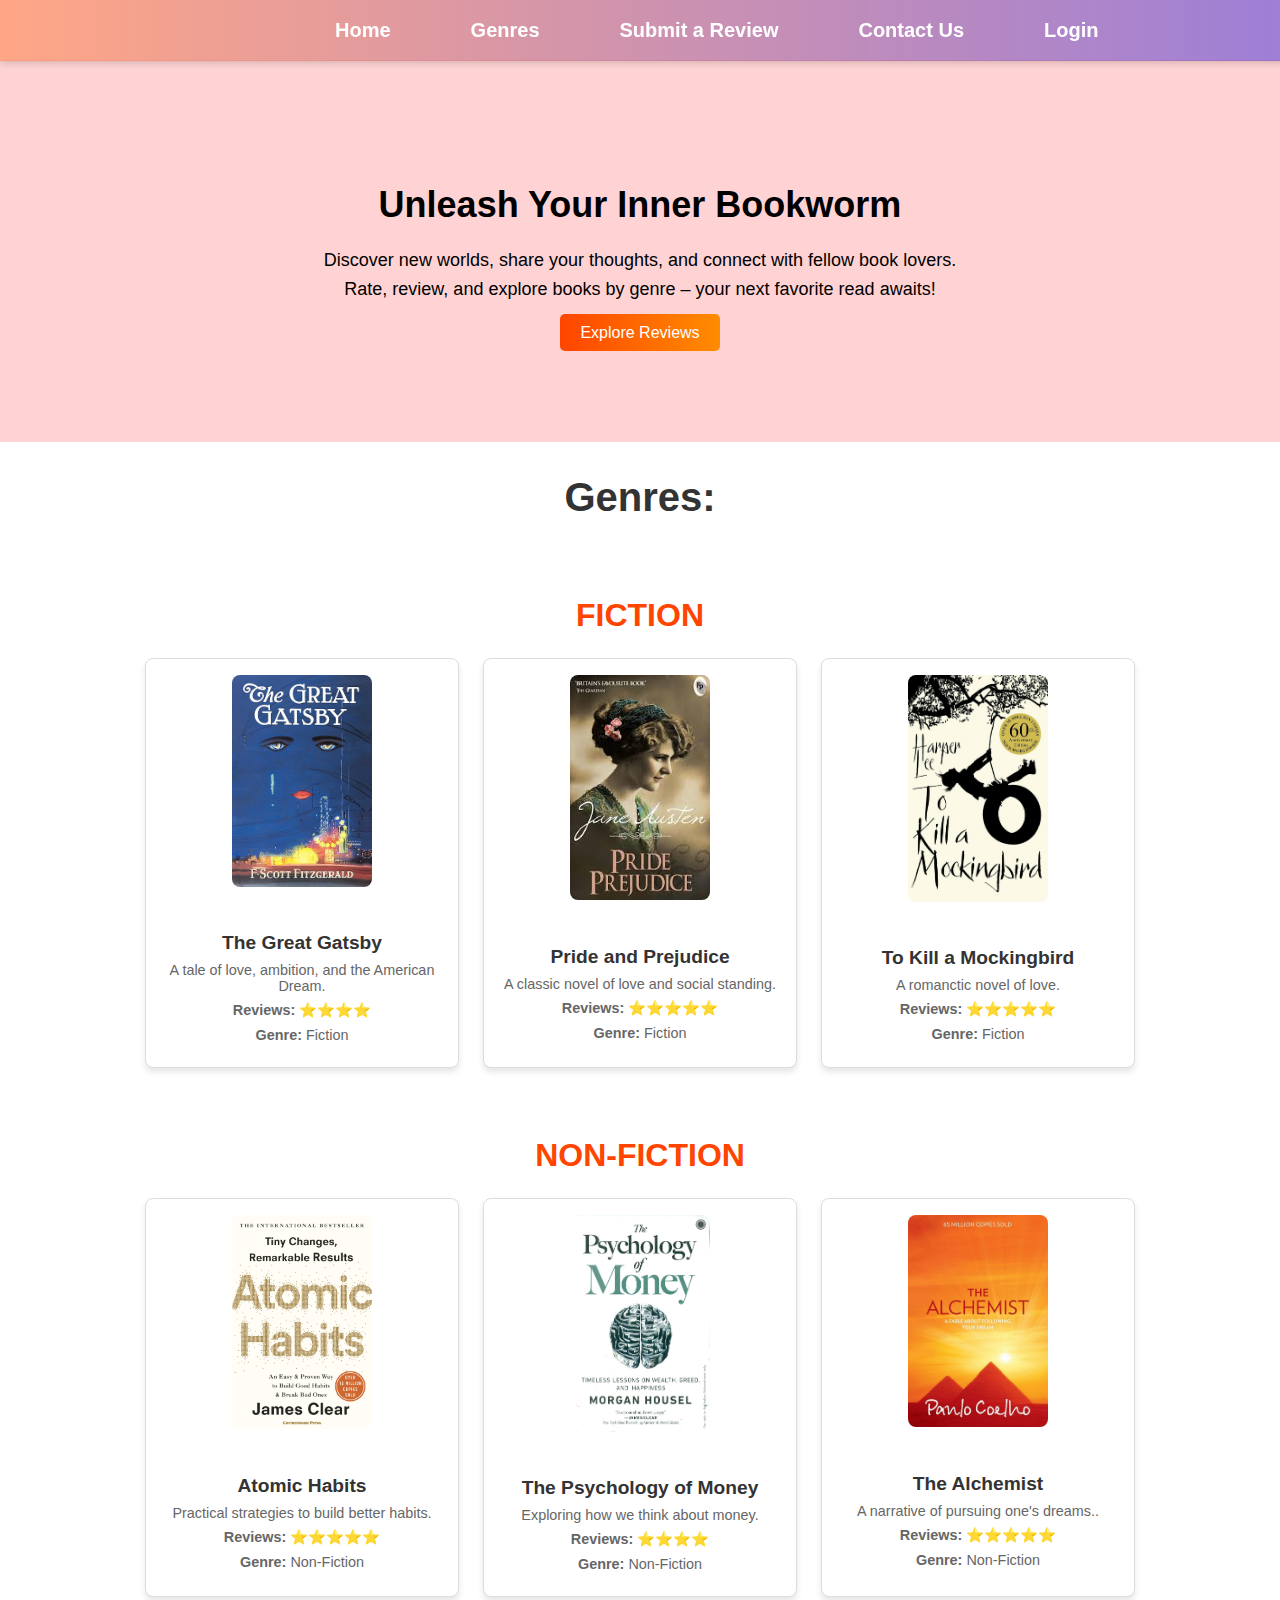
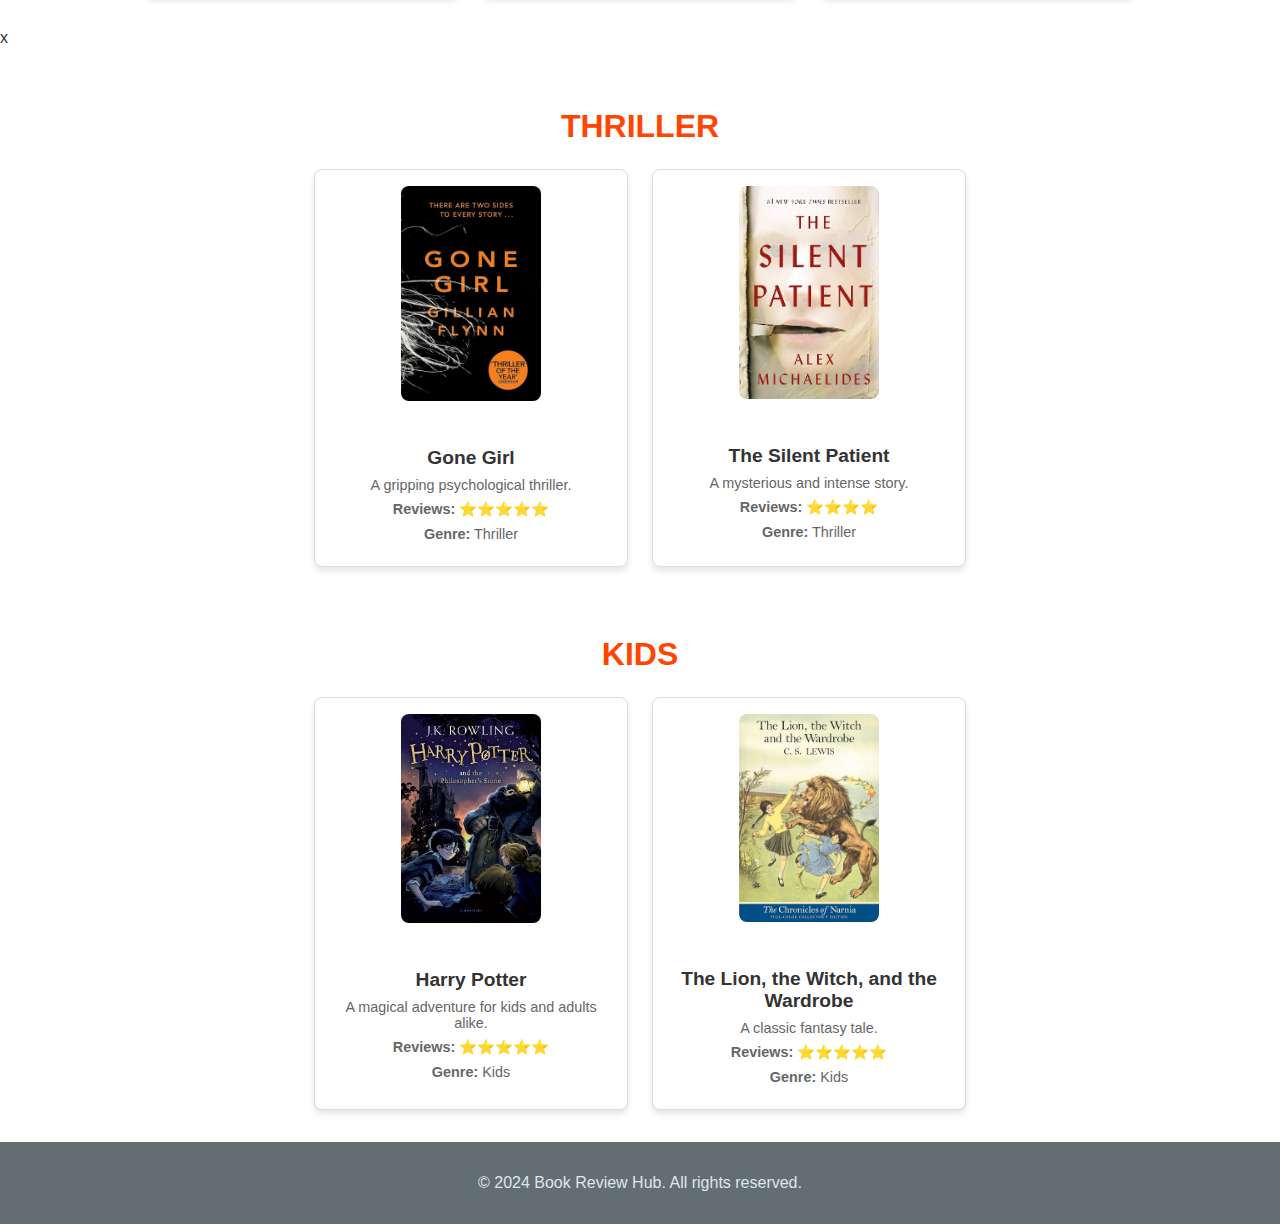
<file: index.html>
<!DOCTYPE html>
<html lang="en">
<head>
    <meta charset="UTF-8">
    <meta name="viewport" content="width=device-width, initial-scale=1.0">
    <title>Book Review System</title>
    <link rel="stylesheet" href="style.css">
</head>
<body>
    <!--psychology of money, atomic habits, dopamine detox, the mountain is you, the alchemist.-->
    <!-- Header Section -->

    <header class="header">
        <div class="container">
            <nav 
            33class="navbar">
                <ul class="nav-links">
                    <li><a href="#main">Home</a></li>
                    <li class="dropdown">
                        <a href="#books" class="genre-button">Genres</a>
                        <ul class="dropdown-menu">
                            <li><a href="#Fiction">Fiction</a></li>
                            <li><a href="#non-fiction">Non-fiction</a></li>
                            <li><a href="#thriller">Thriller</a></li>
                            <li><a href="#kids">Kids</a></li>
                        </ul>
                    </li>
                   
                    <li><a href="review.html">Submit a Review</a></li>
                    <li><a href="contact.html">Contact Us</a></li>
                    
                    <li><a href="login.html">Login</a></li>
                </ul>
            </nav>
        </div>
    </header>
    
    
    <!-- Hero Section -->
    <section id="main">
    <div class="hero-section">
        <h1>Unleash Your Inner Bookworm</h1>
        <p>Discover new worlds, share your thoughts, and connect with fellow book lovers. <br>Rate, review, and explore books by genre – your next favorite read awaits!</p>
        <a href="page_reviews.html" class="cta-button">Explore Reviews</a>
    </div>
    </section>

    <div class="container">
        <!-- Books Section -->
        <section id="books">
            <h2>Genres:<br><br></h2>
    
            <!-- Fiction Section -->
            <section id="Fiction">
            <h3>Fiction</h3>
            <div class="book-grid">
                <div class="book-card">
                    <img src="the_great_gatsby.jpg" alt="Book Image">
                    <h4>The Great Gatsby</h4>
                    <p>A tale of love, ambition, and the American Dream.</p>
                    <p><strong>Reviews:</strong> ⭐⭐⭐⭐</p>
                    <p><strong>Genre:</strong> Fiction</p>
                </div>
                <div class="book-card">
                    <img src="pride_and_prejudice.jpg" alt="Book Image">
                    <h4>Pride and Prejudice</h4>
                    <p>A classic novel of love and social standing.</p>
                    <p><strong>Reviews:</strong> ⭐⭐⭐⭐⭐</p>
                    <p><strong>Genre:</strong> Fiction</p>
                </div>
                <div class="book-card">
                    <img src="To Kill a Mockingbird.jpg" alt="Book Image">
                    <h4>To Kill a Mockingbird</h4>
                    <p>A romanctic novel of love.</p>
                    <p><strong>Reviews:</strong> ⭐⭐⭐⭐⭐</p>
                    <p><strong>Genre:</strong> Fiction</p>
                </div>
            </div>
            </section>
    
            <!-- Non-Fiction Section -->
            <section id="non-fiction">
            <h3><br>Non-Fiction</h3>
            <div class="book-grid">
                <div class="book-card">
                    <img src="the_atomic_habits.jpg" alt="Book Image">
                    <h4>Atomic Habits</h4>
                    <p>Practical strategies to build better habits.</p>
                    <p><strong>Reviews:</strong> ⭐⭐⭐⭐⭐</p>
                    <p><strong>Genre:</strong> Non-Fiction</p>
                </div>
                <div class="book-card">
                    <img src="the_psycology_of_money.jpg" alt="Book Image">
                    <h4>The Psychology of Money</h4>
                    <p>Exploring how we think about money.</p>
                    <p><strong>Reviews:</strong> ⭐⭐⭐⭐</p>
                    <p><strong>Genre:</strong> Non-Fiction</p>
                </div>
                <div class="book-card">
                    <img src="the_alchemist.jpg" alt="Book Image">
                    <h4>The Alchemist</h4>
                    <p>A narrative of pursuing one's dreams..</p>
                    <p><strong>Reviews:</strong> ⭐⭐⭐⭐⭐</p>
                    <p><strong>Genre:</strong> Non-Fiction</p>
                </div>
            </div>
            </section>
    
            <!-- Thriller Section -->
             <section id="thriller">x
            <h3><br>Thriller</h3>
            <div class="book-grid">
                <div class="book-card">
                    <img src="gone_girl.jpg" alt="Book Image">
                    <h4>Gone Girl</h4>
                    <p>A gripping psychological thriller.</p>
                    <p><strong>Reviews:</strong> ⭐⭐⭐⭐⭐</p>
                    <p><strong>Genre:</strong> Thriller</p>
                </div>
                <div class="book-card">
                    <img src="the_silent_patient.jpg" alt="Book Image">
                    <h4>The Silent Patient</h4>
                    <p>A mysterious and intense story.</p>
                    <p><strong>Reviews:</strong> ⭐⭐⭐⭐</p>
                    <p><strong>Genre:</strong> Thriller</p>
                </div>
            </div>
            </section>
            <!-- Kids Section -->
             <section id="kids">
            <h3><br>Kids</h3>
            <div class="book-grid">
                <div class="book-card">
                    <img src="harry_potter.jpg" alt="Book Image">
                    <h4>Harry Potter</h4>
                    <p>A magical adventure for kids and adults alike.</p>
                    <p><strong>Reviews:</strong> ⭐⭐⭐⭐⭐</p>
                    <p><strong>Genre:</strong> Kids</p>
                </div>
                <div class="book-card">
                    <img src="The_Lion_Witch_Wardrobe.jpg" alt="Book Image">
                    <h4>The Lion, the Witch, and the Wardrobe</h4>
                    <p>A classic fantasy tale.</p>
                    <p><strong>Reviews:</strong> ⭐⭐⭐⭐⭐</p>
                    <p><strong>Genre:</strong> Kids</p>
                </div>
            </div>
            </section>
        </section>
    </div>

    <section id="footer">
    <footer>
        <p>&copy; 2024 Book Review Hub. All rights reserved.<br>

        </p>
    </footer>
    </section>
    <script>
        document.querySelector('a[href="#genres"]').addEventListener("click", function(e) {
            e.preventDefault();
            document.querySelector("#genres").scrollIntoView({
                behavior: "smooth"
            });
        });
        </script>

</body>
</html>
</file>
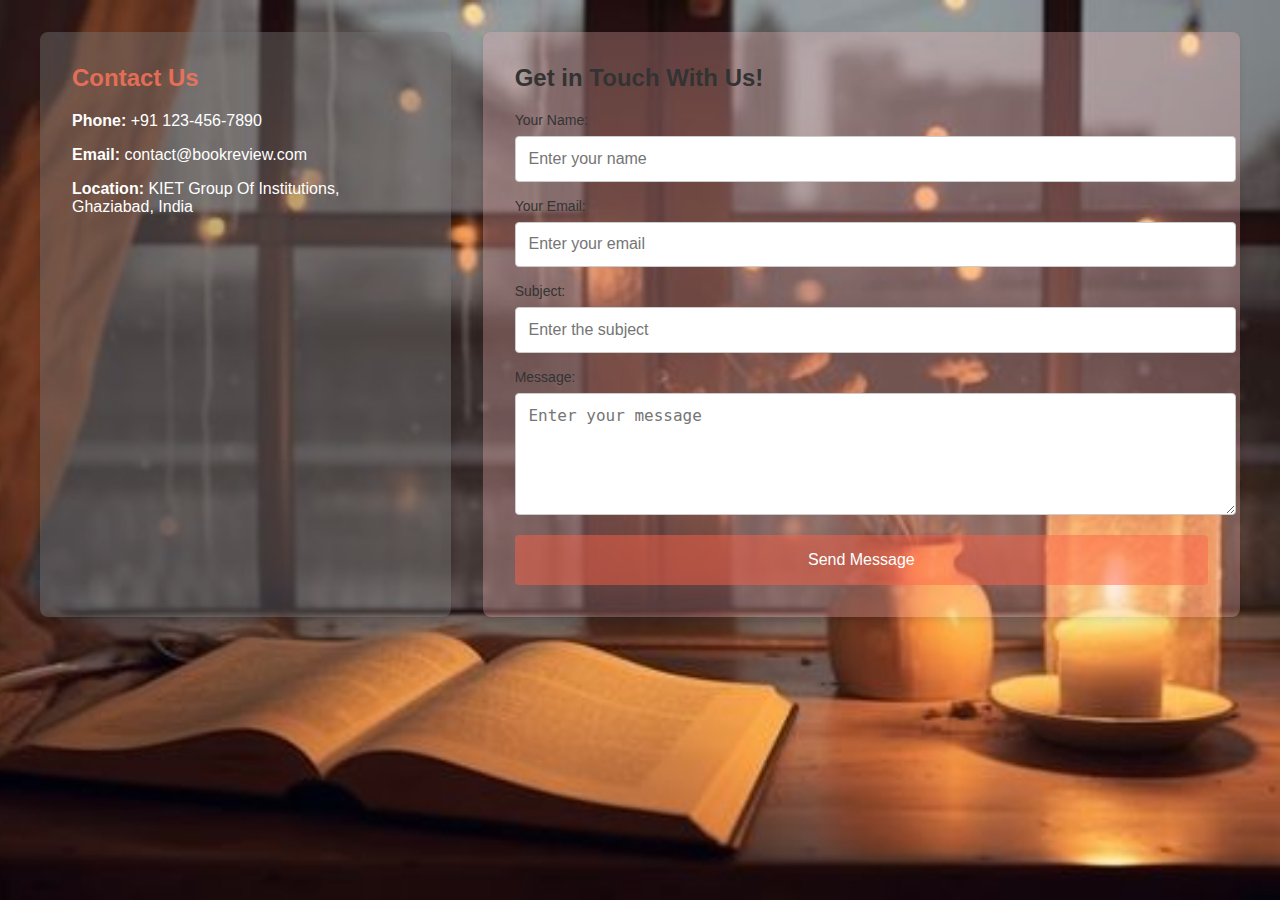
<file: contact.html>
<!DOCTYPE html>
<html lang="en">
<head>
    <meta charset="UTF-8">
    <meta name="viewport" content="width=device-width, initial-scale=1.0">
    <title>Contact Us</title>
    <link rel="stylesheet" href="contant.css">
</head>
<body>
    <div class="contact-container">
        <!-- Contact Information Section -->
        <div class="contact-info">
            <h2>Contact Us</h2>
            <p><strong>Phone:</strong> +91 123-456-7890</p>
            <p><strong>Email:</strong> contact@bookreview.com</p>
            <p><strong>Location:</strong> KIET Group Of Institutions, Ghaziabad, India</p>
        </div>

        <!-- Get in Touch Form -->
        <div class="contact-form">
            <h2>Get in Touch With Us!</h2>
            <form action="submit_form.php" method="post">
                <label for="name">Your Name:</label>
                <input type="text" id="name" name="name" placeholder="Enter your name" required>

                <label for="email">Your Email:</label>
                <input type="email" id="email" name="email" placeholder="Enter your email" required>

                <label for="subject">Subject:</label>
                <input type="text" id="subject" name="subject" placeholder="Enter the subject" required>

                <label for="message">Message:</label>
                <textarea id="message" name="message" rows="5" placeholder="Enter your message" required></textarea>

                <button type="submit">Send Message</button>
            </form>
        </div>
    </div>
</body>
</html>
</file>
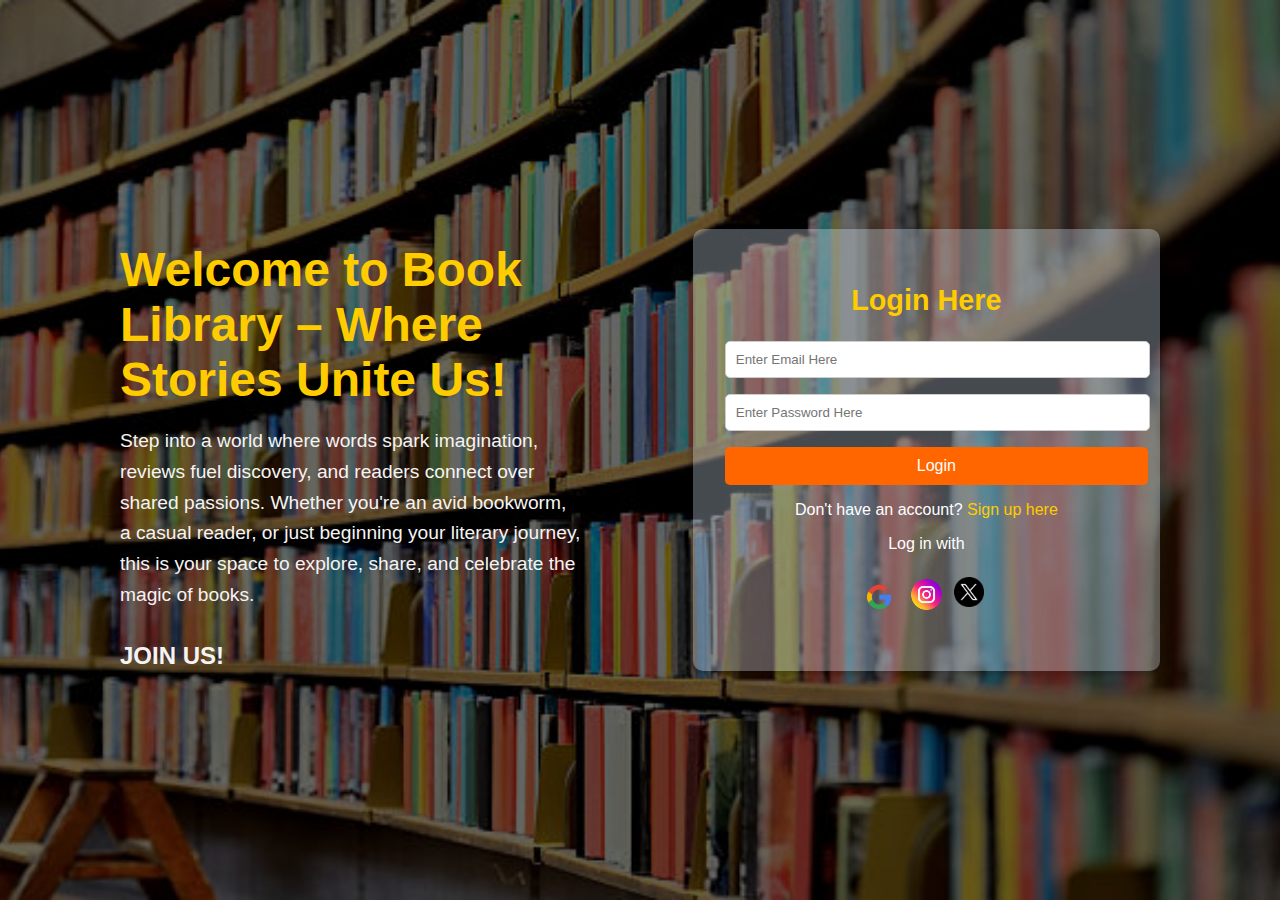
<file: login.html>
<!DOCTYPE html>
<html lang="en">
<head>
    <meta charset="UTF-8">
    <meta name="viewport" content="width=device-width, initial-scale=1.0">
    <title>Login Page</title>
    
    <!-- Link to external CSS file -->
    <link rel="stylesheet" href="styles.css">

</head>
<body>
       
   
    <div class="container">
        <!-- Info Section -->
        <div class="info-section">
            <h1>Welcome to Book Library – Where Stories Unite Us!</h1>
            <p>
                Step into a world where words spark imagination, reviews fuel discovery, and readers connect over shared passions. Whether you're an avid bookworm, a casual reader, or just beginning your literary journey, this is your space to explore, share, and celebrate the magic of books.
            </p>
            <h2>JOIN US!</h2>
            
            
        </div>

        <!-- Login Section -->
        <div class="login-section">
            <h2>Login Here</h2>
            <form>
                <input type="email" placeholder="Enter Email Here" required>
                <input type="password" placeholder="Enter Password Here" required>
                <!--<button type="submit">Login</button>-->
                <a href="index.html" class="login-button">Login</a>
            </form>
            <div class="signup">
                Don't have an account? <a href="#">Sign up here</a>
            </div>
            <p style="text-align: center; margin: 1rem 0;">Log in with
            <div class="social-icons">
                <a href="https://www.google.com/"><img src="google_img.webp" alt="Description" style="width:40px; height:auto;"></a>
                <a href="https://www.instagram.com/"><img src="instagram_imh.png" alt="Description" style="width:35px; height:auto;"></a>
                <a href="https://www.x.com/"><img src="twitter.png" alt="Description" style="width:30px; height:auto;"></a>
                <a href=""><i class="fab fa-google"></i></a>
            </div>
             </p>
        </div>
    </div>
        
</body>
</html>
</file>
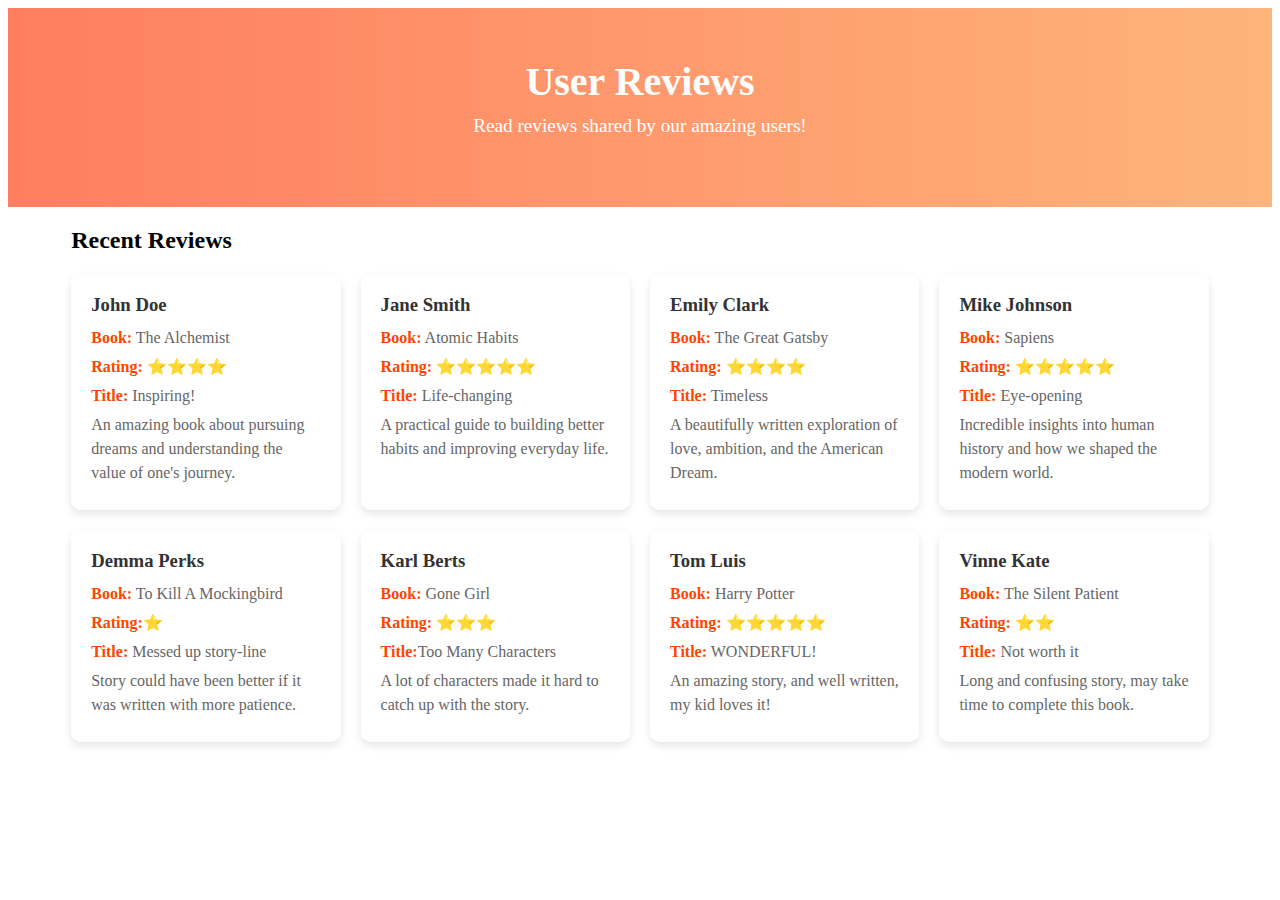
<file: page_reviews.html>
<!DOCTYPE html>
<html lang="en">
<head>
    <meta charset="UTF-8">
    <meta name="viewport" content="width=device-width, initial-scale=1.0">
    <title>User Reviews</title>
    <link rel="stylesheet" href="page_reviews.css">
</head>
<body>
<!-- Hero Section -->
    <div class="hero-section">
        <h1>User Reviews</h1>
        <p>Read reviews shared by our amazing users!</p>
    </div>

    <!-- Reviews Section -->
    <div class="container">
        <section id="reviews">
            <h2>Recent Reviews</h2>
            <div class="reviews-grid">
                <div class="review-card">
                    <h3>John Doe</h3>
                    <p><strong>Book:</strong> The Alchemist</p>
                    <p><strong>Rating:</strong> ⭐⭐⭐⭐</p>
                    <p><strong>Title:</strong> Inspiring!</p>
                    <p>An amazing book about pursuing dreams and understanding the value of one's journey.</p>
                </div>
                <div class="review-card">
                    <h3>Jane Smith</h3>
                    <p><strong>Book:</strong> Atomic Habits</p>
                    <p><strong>Rating:</strong> ⭐⭐⭐⭐⭐</p>
                    <p><strong>Title:</strong> Life-changing</p>
                    <p>A practical guide to building better habits and improving everyday life.</p>
                </div>
                <div class="review-card">
                    <h3>Emily Clark</h3>
                    <p><strong>Book:</strong> The Great Gatsby</p>
                    <p><strong>Rating:</strong> ⭐⭐⭐⭐</p>
                    <p><strong>Title:</strong> Timeless</p>
                    <p>A beautifully written exploration of love, ambition, and the American Dream.</p>
                </div>
                <div class="review-card">
                    <h3>Mike Johnson</h3>
                    <p><strong>Book:</strong> Sapiens</p>
                    <p><strong>Rating:</strong> ⭐⭐⭐⭐⭐</p>
                    <p><strong>Title:</strong> Eye-opening</p>
                    <p>Incredible insights into human history and how we shaped the modern world.</p>
                </div>
                <div class="review-card">
                    <h3>Demma Perks</h3>
                    <p><strong>Book:</strong> To Kill A Mockingbird</p>
                    <p><strong>Rating:</strong>⭐</p>
                    <p><strong>Title:</strong> Messed up story-line</p>
                    <p>Story could have been better if it was written with more patience.</p>
                </div>
                <div class="review-card">
                    <h3>Karl Berts</h3>
                    <p><strong>Book:</strong> Gone Girl</p>
                    <p><strong>Rating:</strong> ⭐⭐⭐</p>
                    <p><strong>Title:</strong>Too Many Characters</p>
                    <p>A lot of characters made it hard to catch up with the story.</p>
                </div>
                <div class="review-card">
                    <h3>Tom Luis</h3>
                    <p><strong>Book:</strong> Harry Potter</p>
                    <p><strong>Rating:</strong> ⭐⭐⭐⭐⭐</p>
                    <p><strong>Title:</strong> WONDERFUL!</p>
                    <p>An amazing story, and well written, my kid loves it!</p>
                </div>
                <div class="review-card">
                    <h3>Vinne Kate</h3>
                    <p><strong>Book:</strong> The Silent Patient</p>
                    <p><strong>Rating:</strong> ⭐⭐</p>
                    <p><strong>Title:</strong> Not worth it</p>
                    <p>Long and confusing story, may take time to complete this book.</p>
                </div>
                <!-- Add more review cards as needed -->
            </div>
        </section>
    </div>
</body>
</html>
</file>
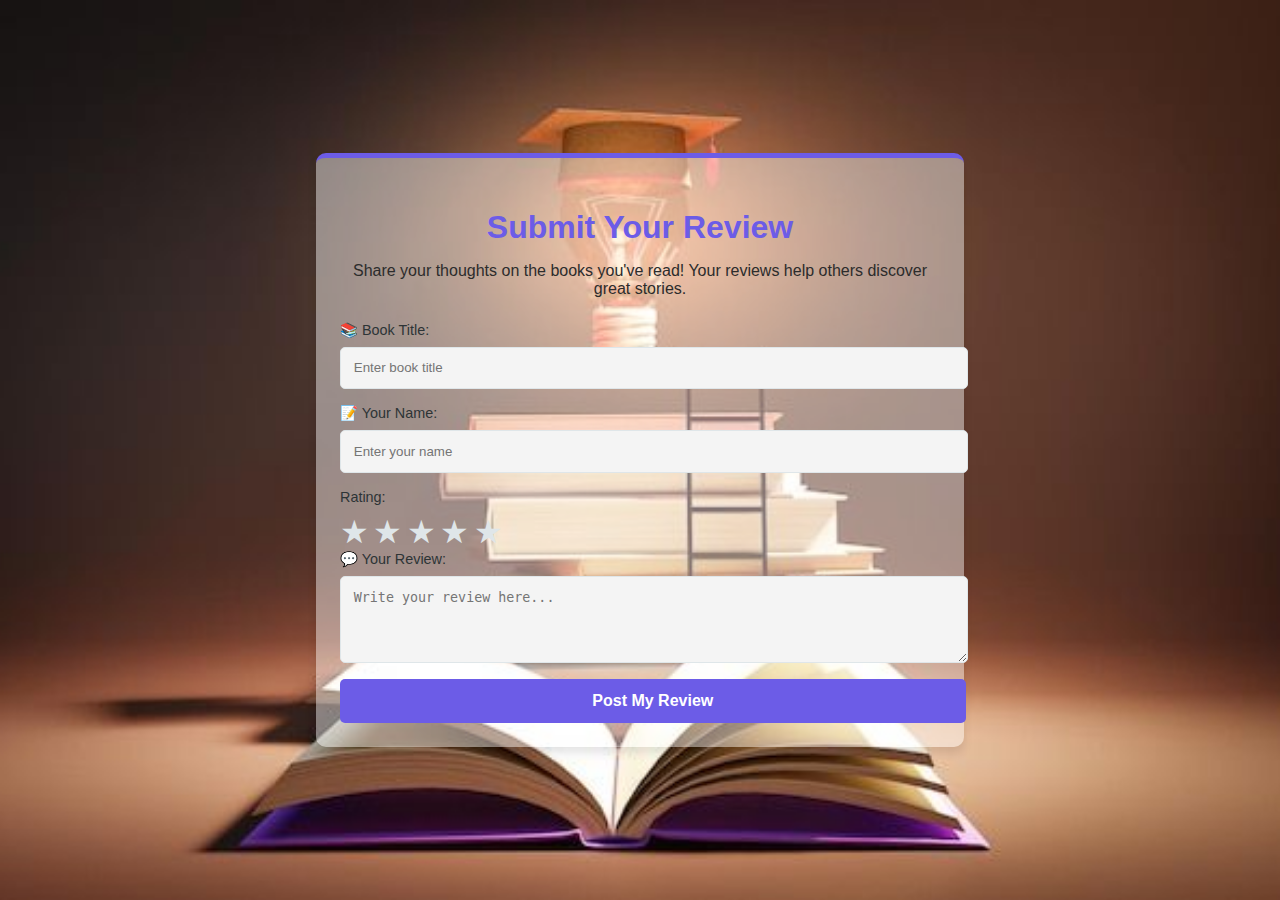
<file: review.html>
<!DOCTYPE html>
<html lang="en">
<head>
    <meta charset="UTF-8">
    <meta name="viewport" content="width=device-width, initial-scale=1.0">
    <title>Submit Your Review</title>
    <link rel="stylesheet" href="review.css">
</head>
<body>
    <div class="container">
        <section id="submit">
            <h2>Submit Your Review</h2>
            <p class="intro-text">Share your thoughts on the books you've read! Your reviews help others discover great stories.</p>
            <form>
                <label for="book-title">📚 Book Title:</label>
                <input type="text" id="book-title" placeholder="Enter book title" required>

                <label for="reviewer-name">📝 Your Name:</label>
                <input type="text" id="reviewer-name" placeholder="Enter your name" required>

                <label for="rating">Rating:</label>
                    <div id="star-rating">
                        <span class="star" data-value="1">&#9733;</span>
                        <span class="star" data-value="2">&#9733;</span>
                        <span class="star" data-value="3">&#9733;</span>
                        <span class="star" data-value="4">&#9733;</span>
                        <span class="star" data-value="5">&#9733;</span>
                    </div>
                <input type="hidden" id="rating" name="rating" required>


                <!--<label for="rating">⭐ Rating:</label>
                <select id="rating" required>
                    <option value="" disabled selected>Rate the book</option>
                    <option value="1">5 ⭐</option>
                    <option value="2">4 ⭐</option>
                    <option value="3">3 ⭐</option>
                    <option value="4">2 ⭐</option>
                    <option value="5">1 ⭐</option>
                </select>-->

                <label for="review">💬 Your Review:</label>
                <textarea id="review" rows="4" placeholder="Write your review here..." required></textarea>
                <a href="index.html" class="form-button">Post My Review</a>

            </form>
        </section>
    </div>
    <script>
        const stars = document.querySelectorAll(".star");
const ratingInput = document.getElementById("rating");

stars.forEach((star) => {
    // On hover (mouseover)
    star.addEventListener("mouseover", () => {
        const value = star.getAttribute("data-value");
        highlightStars(value);
    });

    // On click (to select rating)
    star.addEventListener("click", () => {
        const value = star.getAttribute("data-value");
        ratingInput.value = value; // Set the hidden input value
        highlightStars(value);
    });

    // On mouse leave (reset stars based on selected rating)
    star.addEventListener("mouseleave", () => {
        const selectedValue = ratingInput.value || 0;
        highlightStars(selectedValue);
    });
});

// Function to highlight stars up to the selected value
function highlightStars(count) {
    stars.forEach((star) => {
        if (star.getAttribute("data-value") <= count) {
            star.style.color = "#fdcb6e"; // Yellow for selected/hovered stars
        } else {
            star.style.color = "#dfe6e9"; // Grey for unselected stars
        }
    });
}

        </script>             
</body>
</html>
</file>
<file: style.css>
/* General Styles */
body {
    margin: 0;
    font-family: 'Arial', sans-serif;
    color: #333;
}
html {
    scroll-behavior: smooth;
}
/* Header Styles */
.header {
    position: fixed;
    top: 0;
    left: 0;
    width: 100%;
    background: linear-gradient(90deg, #ff8d63c7, #0400ff93);
    color: white;
    padding: 1.2rem 20rem;
    display: flex;
    justify-content: space-between;
    align-items: center;
    box-shadow: 0px 1px 8px rgba(0, 0, 0, 0.2);
    z-index: 1000;  
}

/* Ensuring content below the header is not hidden */
body {
    padding-top: 60px; /* Adjust this value based on the header height */
}

.header .logo h1 {
    font-size: px;
    margin: 0;
    font-weight: bold;
}


.nav-links a {
    text-decoration: none;
   
    
}

.navbar {
    display: flex;
}

.nav-links {
    list-style: none;
    display: flex;
    margin: 0;
    padding: 0;
    gap: 30px;
}

.nav-links li {
    position: relative;
}

.nav-links a {
    text-decoration: none;
    color: #fff;
    padding: 10px 15px;
    font-weight: bold;
    font-size: 20px;
    border-radius: 5px;
    transition: 0.3s;
}

.nav-links a:hover {
    color: #ffc1c1;
    background-color: #3a2b2b;
    padding: 5px 10px;
    border-radius: 5px;
}

/* Dropdown styles */
.dropdown-menu {
    list-style: none;
    position: absolute;
    top: 100%; /* Position below the parent menu */
    left: 0;
    display: none; /* Hide by default */
    background-color: #ffffff;
    padding: 10px 0;
    box-shadow: 0 4px 8px rgba(0, 0, 0, 0.2);
    border-radius: 5px;
    z-index: 1000;
}

.dropdown-menu li {
    padding: 5px 20px;
}

.dropdown-menu a {
    color: #333;
    padding: 5px 20px;
    display: block;
    text-decoration: none;
    border-radius: 3px;
    font-size: 15px;
}

.dropdown-menu a:hover {
    background-color: #ff9e658e;
    color: #fff;
}

/* Show dropdown on hover */
.dropdown:hover .dropdown-menu {
    display: block;
}






/* Hero Section */
.hero-section {
    text-align: center;
    padding: 100px 20px;
    background: #ff919167;
    color: #000000;
}

.hero-section h1 {
    font-size: 36px;
    margin-bottom: 20px;
}

.hero-section p {
    font-size: 18px;
    margin-bottom: 20px;
    line-height: 1.6;
}

.cta-button {
    text-decoration: none;
    background: linear-gradient(90deg, #ff4500, #ff8c00);
    color: white;
    padding: 10px 20px;
    font-size: 16px;
    border-radius: 5px;
    transition: background 0.3s ease;
}

.cta-button:hover {
    background: #333;
    color: white;
}

#books {
    margin: 2rem 0;
}

#books h2 {
    text-align: center;
    margin-bottom: 2rem;
    color: #333;
    font-size: 2.5rem;
}

#books h3 {
    color: #ff4500;
    text-align: center;
    margin: 1.5rem 0;
    text-transform: uppercase;
    font-size: 2rem;
}

.book-grid {
    display: flex;
    gap: 1.5rem;
    flex-wrap: wrap;
    justify-content: center;
    margin-bottom: 2rem;
}

.book-card {
    background-color: #fff;
    border: 1px solid #ddd;
    border-radius: 8px;
    box-shadow: 0 4px 6px rgba(0, 0, 0, 0.1);
    padding: 1rem;
    width: 280px;
    text-align: center;
    transition: transform 0.2s, box-shadow 0.2s;
}

.book-card img {
    width: 50%;
    height: auto;
    border-radius: 8px;
    margin-bottom: 1rem;
}

.book-card h4 {
    font-size: 1.2rem;
    color: #333;
    margin-bottom: 0.5rem;
}

.book-card p {
    color: #666;
    font-size: 0.9rem;
    margin: 0.5rem 0;
}

.book-card:hover {
    transform: translateY(-5px);
    box-shadow: 0 6px 10px rgba(0, 0, 0, 0.15);
}


.book-review {
    background: #dfe6e9;
    padding: 1.5rem;
    border-radius: 8px;
    margin-bottom: 1.5rem;
    box-shadow: 0 4px 6px rgba(0, 0, 0, 0.1);
}
.book-review h2 {
    color: #0984e3;
    margin-bottom: 0.5rem;
}
.book-review p {
    margin: 0.5rem 0;
}

footer {
    background: #636e72;
    color: #dfe6e9;
    text-align: center;
    padding: 1rem;
    margin-top: 2rem;
}
.navbar {
    display: flex; /* Use flexbox to lay out navbar items */
    justify-content: space-between; /* Distribute space between the elements */
    align-items: center; /* Align items vertically */
    padding: 10px 20px; /* Optional: Add padding for spacing */
}

.nav-links {
    list-style-type: none; /* Remove default list styling */
    display: flex; /* Arrange items horizontally */
    margin: 0; /* Remove default margin */
    padding: 0; /* Remove default padding */
}

.nav-links li {
    margin-right: 20px; /* Add spacing between nav items */
}

.hello{
    display: flex;
    justify-content: flex-end;
}
</file>
<file: contant.css>
/* General Styles */
body {
    font-family: Arial, sans-serif;
    margin: 0;
    padding: 0;
    background-color: #9898ce;
    background: url('3.jpg') no-repeat center center fixed; 
    background-size: cover; 
    color: #333;
}

/* Container for the Contact Page */
.contact-container {
    display: flex;
    flex-wrap: wrap;
    padding: 2rem;
    gap: 2rem;
    justify-content: center;
    max-width: 1200px;
    margin: 0 auto;
}

/* Contact Info Section */
.contact-info {
    flex: 1;
    background-color: #7575756c;
    color: #fff;
    padding: 2rem;
    border-radius: 8px;
    box-shadow: 0 4px 6px rgba(0, 0, 0, 0.1);
    max-width: 400px;
}

.contact-info h2 {
    margin-top: 0;
    font-size: 24px;
    color: #ff745bd5;
}

.contact-info p {
    margin: 1rem 0;
    font-size: 16px;
}

/* Contact Form Section */
.contact-form {
    flex: 2;
    background-color: #ffbdbd49;
    padding: 2rem;
    border-radius: 8px;
    box-shadow: 0 4px 6px rgba(0, 0, 0, 0.1);
}

.contact-form h2 {
    margin-top: 0;
    font-size: 24px;
    color: #333;
}

.contact-form label {
    font-size: 14px;
    color: #333;
    display: block;
    margin-top: 1rem;
}

.contact-form input,
.contact-form textarea {
    width: 100%;
    padding: 0.8rem;
    margin-top: 0.5rem;
    border: 1px solid #ccc;
    border-radius: 4px;
    font-size: 16px;
    outline: none;
}

.contact-form input:focus,
.contact-form textarea:focus {
    border-color: #e0ffaf;
}

.contact-form button {
    background-color: #ff63477a;
    color: white;
    border: none;
    padding: 1rem 2rem;
    border-radius: 4px;
    font-size: 16px;
    cursor: pointer;
    margin-top: 1rem;
    display: block;
    width: 100%;
}

.contact-form button:hover {
    background-color: #ff510091;
    color: rgb(3, 3, 3);
}

/* Responsive Design */
@media (max-width: 768px) {
    .contact-container {
        flex-direction: column;
    }
}
</file>
<file: styles.css>
/* General body styling */

body {
    margin: 0;
    font-family: Arial, sans-serif;
    background: url('1.jpg') no-repeat center center fixed; 
    background-size: cover; 
    color: #fff; 
}
/* Container styling */
.container {
    display: flex;
    justify-content: space-around;
    align-items: center;
    height: 100vh;
    padding: 0 5%;
    background: rgba(0, 0, 0, 0.6); /* Dark overlay for text contrast */
}

/* Info Section */
.info-section {
    color: #f4f4f4;
    max-width: 40%;
}

.info-section h1 {
    font-size: 3rem;
    margin-bottom: 1rem;
    color: #ffcc00; /* Elegant golden color */
}

.info-section p {
    font-size: 1.2rem;
    margin-bottom: 2rem;
    line-height: 1.6;
}

.remarkable-text {
    font-size: 2rem;
    font-weight: bold;
    color: #ff6600; /* Highlighted orange text */
    text-transform: uppercase;
    letter-spacing: 1.5px;
}

/* Login Section */
.login-section {
    background-color: rgba(223, 239, 255, 0.308); /* Semi-transparent for elegance */
    color: rgb(255, 255, 255);
    padding: 2rem;
    border-radius: 10px;
    width: 35%; /* Center more effectively */
    box-shadow: 0 4px 8px rgba(0, 0, 0, 0.3);
}

.login-section h2 {
    text-align: center;
    margin-bottom: 1.5rem;
    font-size: 1.8rem;
    color: #ffcc00;
}

.login-section input {
    width: 100%;
    padding: 10px;
    margin-bottom: 1rem;
    border: 1px solid #ccc;
    border-radius: 5px;
}

.login-button {
    display: inline-block;
    width: 100%;
    padding: 10px;
    background-color: #ff6600; /* Customize color */
    color: white;
    text-align: center;
    border-radius: 5px;
    text-decoration: none;
    font-size: 1rem;
    cursor: pointer;
}

.login-button:hover {
    background-color: #e65c00; /* Customize hover color */
}

.login-section .signup {
    margin-top: 1rem;
    text-align: center;
}

.login-section .signup a {
    color: #ffcc00;
    text-decoration: none;
}

.login-section .social-icons {
    display: flex;
    justify-content: center;
    margin-top: 1.5rem;
}

.login-section .social-icons a {
    margin: 0 5px;
    font-size: 1.5rem;
    color: white;
    text-decoration: none;
}

.login-section .social-icons a:hover {
    color: #ff6600;
}
</file>
<file: page_reviews.css>
/* General container styling */
.container {
    width: 90%;
    max-width: 1200px;
    margin: 0 auto;
}

/* Reviews Grid */
.reviews-grid {
    display: grid;
    grid-template-columns: repeat(auto-fit, minmax(250px, 1fr));
    gap: 20px;
    margin-top: 20px;
}

/* Individual Review Card */
.review-card {
    background-color: #fff;
    padding: 20px;
    border-radius: 10px;
    box-shadow: 0 4px 8px rgba(0, 0, 0, 0.1);
    transition: transform 0.3s, box-shadow 0.3s;
}

.review-card:hover {
    transform: translateY(-5px);
    box-shadow: 0 6px 12px rgba(0, 0, 0, 0.15);
}

/* Review Card Text */
.review-card h3 {
    margin: 0 0 10px;
    color: #333;
}

.review-card p {
    margin: 5px 0;
    line-height: 1.5;
    color: #666;
}

.review-card strong {
    color: #ff4500;
}

/* Hero Section */
.hero-section {
    text-align: center;
    padding: 50px 20px;
    background: linear-gradient(to right, #ff7e5f, #feb47b);
    color: #fff;
}

.hero-section h1 {
    margin: 0;
    font-size: 2.5rem;
}

.hero-section p {
    font-size: 1.2rem;
    margin: 10px 0 20px;
}

/* Footer Styling */
footer {
    text-align: center;
    padding: 10px 0;
    background-color: #333;
    color: #fff;
    margin-top: 40px;
}
</file>
<file: review.css>
/* General Styling */
body {
    margin: 0;
    font-family: Arial, sans-serif;
    background-color: #f8f9fa;
    background: url('2.jpg') no-repeat center center fixed; 
    background-size: cover; 
    color: #2d3436;
    display: flex;
    justify-content: center;
    align-items: center;
    min-height: 100vh;
}

.container {
    width: 100%;
    max-width: 600px;
    padding: 1.5rem;
    box-shadow: 0 6px 10px rgba(0, 0, 0, 0.1);
    border-radius: 10px;
    background: #ffffff71;
    border-top: 5px solid #6c5ce7;
}

.star {
    font-size: 2rem;
    color: #dfe6e9; /* Default star color */
    cursor: pointer;
    transition: color 0.3s ease;
}
.star.active, .star:hover ~ .star {
    color: #fdcb6e; /* Highlight stars */
}


/* Section Heading */
#submit h2 {
    text-align: center;
    font-size: 2rem;
    color: #6c5ce7;
    margin-bottom: 0.5rem;
}

.intro-text {
    text-align: center;
    font-size: 1rem;
    color: #2c2c2c;
    margin-bottom: 1.5rem;
}

/* Form Styling */
form {
    display: flex;
    flex-direction: column;
}

form label {
    font-size: 0.9rem;
    margin-bottom: 0.5rem;
    color: #2d3436;
}

form input, form textarea, form select {
    width: 100%;
    padding: 0.8rem;
    margin-bottom: 1rem;
    border: 1px solid #dfe6e9;
    border-radius: 5px;
    background-color: #f4f4f4;
    transition: all 0.3s ease-in-out;
}

form input:focus, form textarea:focus, form select:focus {
    border: 1px solid #6c5ce7;
    outline: none;
    box-shadow: 0 2px 5px rgba(108, 92, 231, 0.2);
}

/* Submit Button */
.form-button {
    display: inline-block;
    width: 100%;
    padding: 0.8rem;
    font-size: 1rem;
    font-weight: bold;
    text-align: center;
    background: #6c5ce7;
    color: white;
    border: none;
    border-radius: 5px;
    cursor: pointer;
    text-decoration: none;
    transition: background-color 0.3s ease;
}

.form-button:hover {
    background: #5a4bcf;
}

/* Responsive Design */
@media (max-width: 768px) {
    .container {
        padding: 1rem;
    }

    #submit h2 {
        font-size: 1.8rem;
    }

    form input, form textarea, form select {
        padding: 0.7rem;
    }

    form button {
        padding: 0.7rem;
    }
}
</file>
